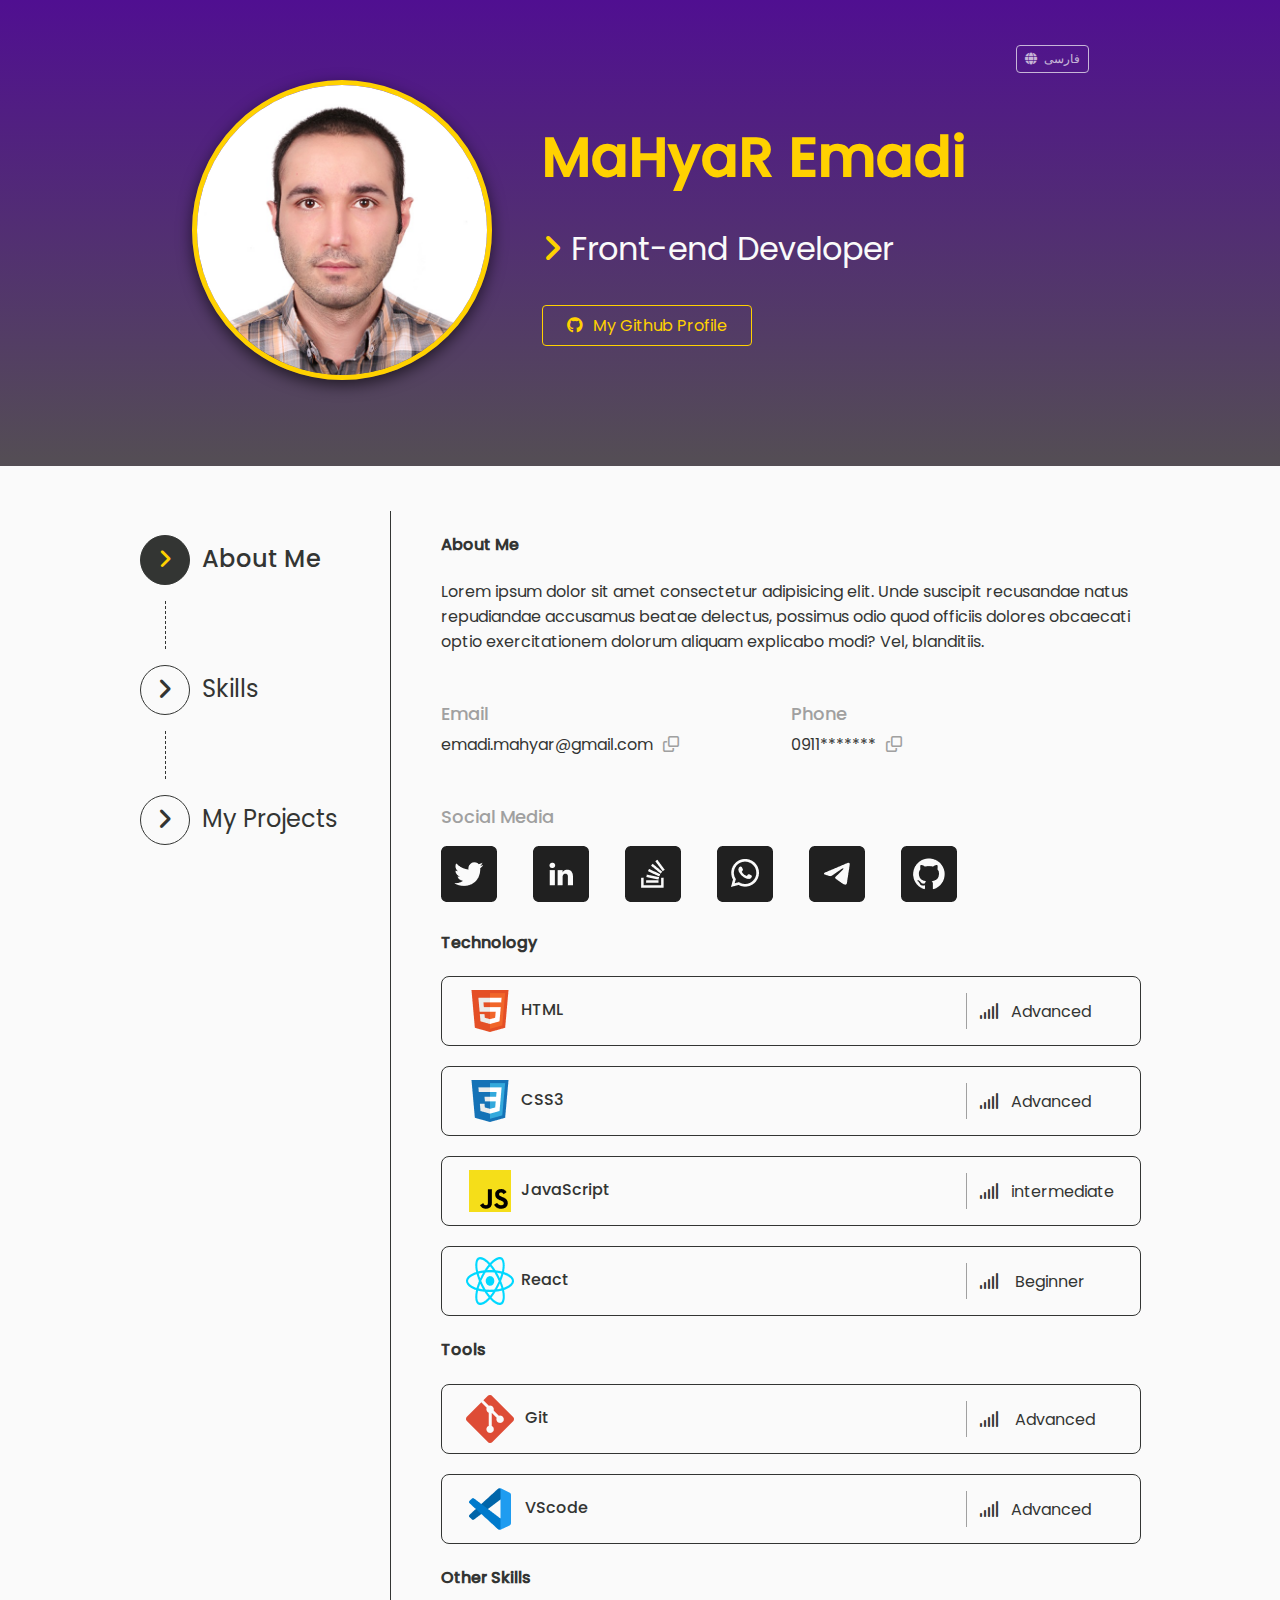
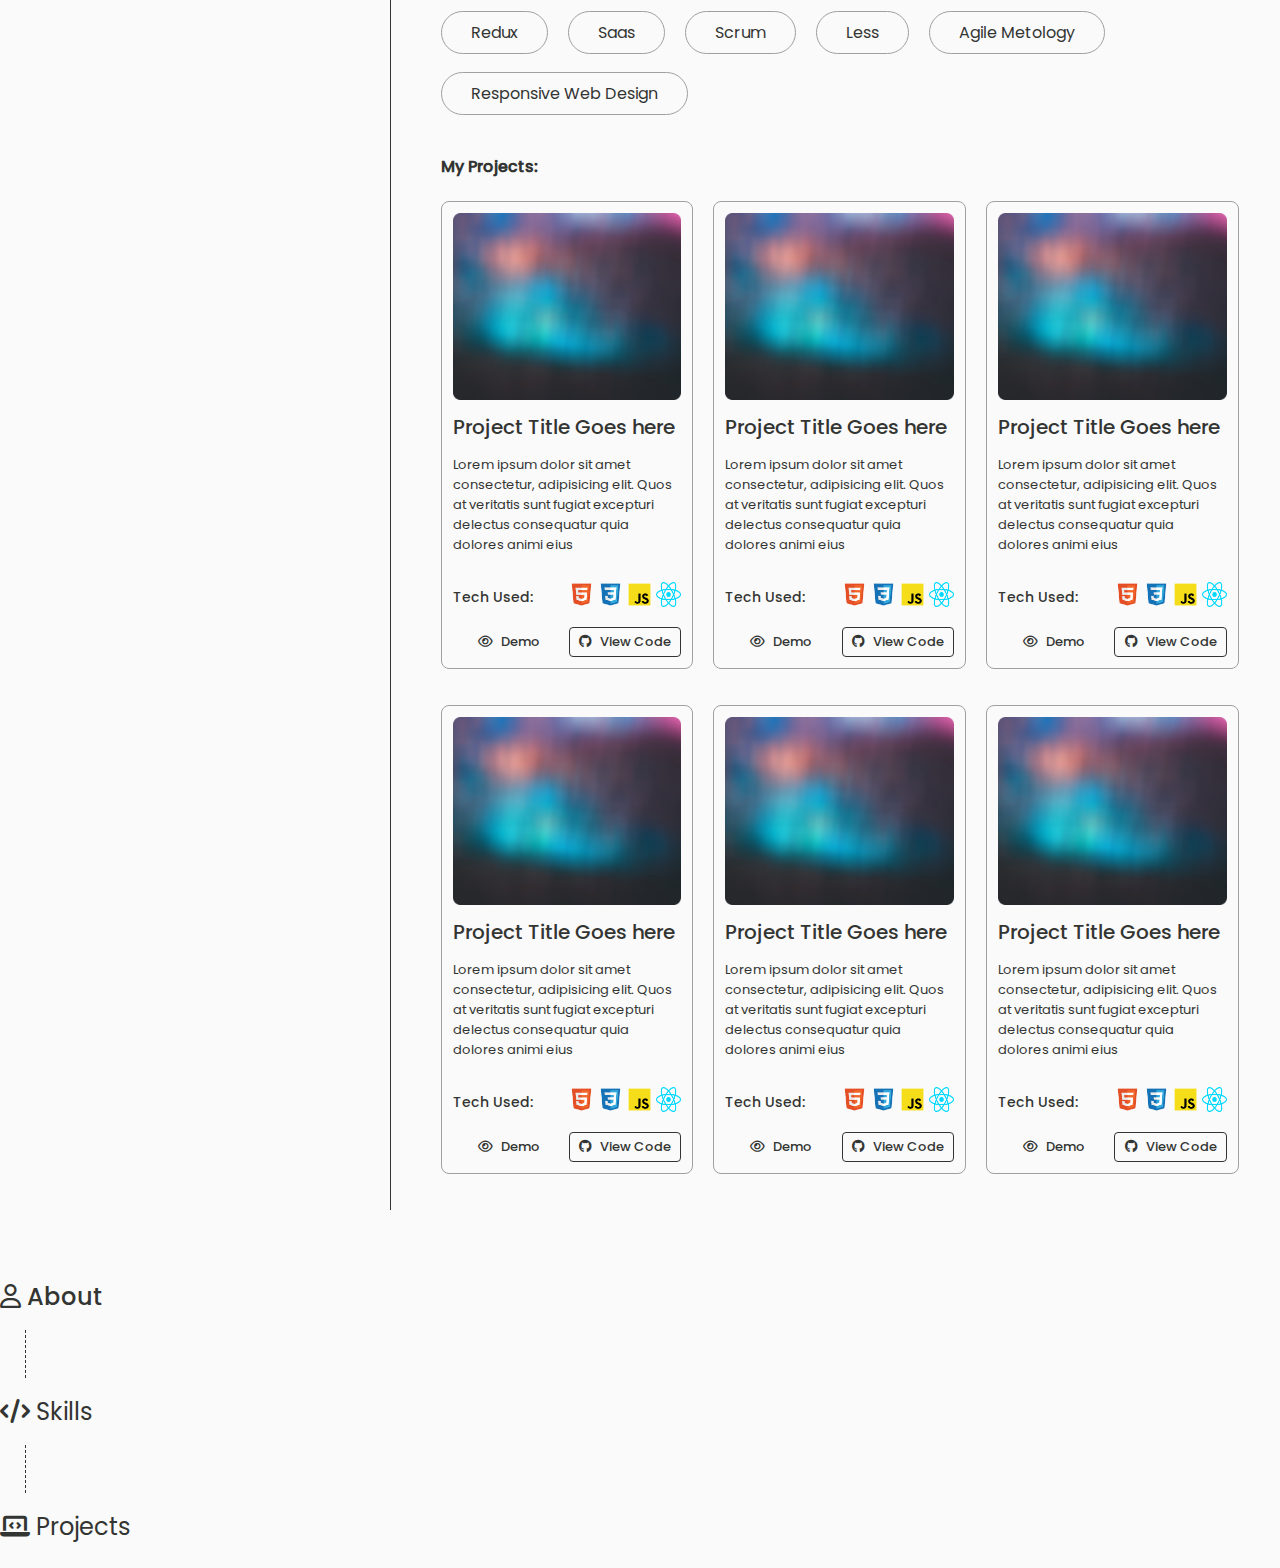
<file: index.html>
<!-- @format -->

<!DOCTYPE html>
<html lang="en">
	<head>
		<meta charset="UTF-8" />
		<meta name="viewport" content="width=device-width, initial-scale=1.0" />
		<link rel="shortcut icon" href="favicon.ico" type="image/x-icon" />
		<link rel="stylesheet" href="assets/css/style.css" />
		<link rel="stylesheet" href="assets/css/responsive.css" />
		<link rel="stylesheet" href="assets/css/all.min.css" />
		<title>MaHyaR Emadi</title>
	</head>
	<body>
		<!-- Header -->
		<header class="header">
			<a href="miniProjectsPreview.html" target="_self">
			<img src="assets/Mahyar Emadi.jpg" alt="MaHyaR Emadi" /></a>
			<div class="title">
				<h1>MaHyaR Emadi</h1>
				<h2 class="position">
					<i class="fa-solid fa-angle-right"></i> Front-end Developer
				</h2>
				<a
					href="https://github.com/MaHyaR-Emadi"
					target="blank"
					class="button"
					><i class="fa-brands fa-github"></i> My Github Profile</a
				>
			</div>
			<a href="fa.html" target="_parent" class="lang"
				><i class="fa-solid fa-globe"></i> فارسی</a
			>
		</header>

		<div class="container">
			<!-- NavBar -->
			<nav>
				<ul>
					<li class="active">
						<span class="marker">
							<i class="fa-solid fa-angle-right"></i></span
						>About Me
					</li>
					<li>
						<span class="marker">
							<i class="fa-solid fa-angle-right"></i></span
						>Skills
					</li>
					<li>
						<span class="marker">
							<i class="fa-solid fa-angle-right"></i></span
						>My Projects
					</li>
				</ul>
			</nav>
			<div class="sections">
				<!-- About Me -->
				<section>
					<h4 id="about-me">About Me</h4>
					
					<p class="description paragraph">
						Lorem ipsum dolor sit amet consectetur adipisicing elit. Unde
						suscipit recusandae natus repudiandae accusamus beatae
						delectus, possimus odio quod officiis dolores obcaecati optio
						exercitationem dolorum aliquam explicabo modi? Vel,
						blanditiis.
					</p>

					<div class="contact">
						<div>
							<h5>Email</h5>
							<p>
								emadi.mahyar@gmail.com<i
									class="fa-regular fa-clone"
								></i>
							</p>
						</div>
						<div>
							<h5>Phone</h5>
							<p>0911*******<i class="fa-regular fa-clone"></i></p>
						</div>
					</div>

					<h5>Social Media</h5>
					<ul class="socials">
						<li>
							<a href="#" target="_blank">
								<span class="twitter"></span>
							</a>
						</li>
						<li>
							<a href="#" target="_blank">
								<span class="linkedin"></span>
							</a>
						</li>
						<li>
							<a href="#" target="_blank">
								<span class="stackoverflow"></span>
							</a>
						</li>
						<li>
							<a href="#" target="_blank">
								<span class="whatsapp"></span>
							</a>
						</li>
						<li>
							<a href="#" target="_blank">
								<span class="telegram"></span>
							</a>
						</li>
						<li>
							<a href="#" target="_blank">
								<span class="github"></span>
							</a>
						</li>
					</ul>
				</section>

				<!-- Skills -->
				<section>
					<h4>Technology</h4>
					<ul class="Skills">
						<li>
							<span class="title"
								><img src="assets/Icons/Social/html.png" />HTML</span
							><span class="tech"
								><i class="fa-solid fa-signal"></i>Advanced</span
							>
						</li>
						<li>
							<span class="title"
								><img src="assets/Icons/Social/css.png" />CSS3</span
							><span class="tech"
								><i class="fa-solid fa-signal"></i>Advanced</span
							>
						</li>
						<li>
							<span class="title"
								><img
									src="assets/Icons/Social/js.png"
								/>JavaScript</span
							><span class="tech">
								<i class="fa-solid fa-signal"></i>intermediate
							</span>
						</li>
						<li>
							<span class="title"
								><img src="assets/Icons/Social/react.png" />React</span
							><span class="tech"
								><i class="fa-solid fa-signal"></i> Beginner</span
							>
						</li>
					</ul>

					<h4>Tools</h4>
					<ul class="Skills">
						<li>
							<span class="title"
								><img src="assets/Icons/Social/git.png" /> Git</span
							><span class="tech"
								><i class="fa-solid fa-signal"></i> Advanced
							</span>
						</li>
						<li>
							<span class="title"
								><img src="assets/Icons/Social/vscode.png" />
								VScode</span
							>
							<span class="tech"
								><i class="fa-solid fa-signal"></i>Advanced</span
							>
						</li>
					</ul>

					<h4>Other Skills</h4>
					<ul class="other-skills">
						<li>Redux</li>
						<li>Saas</li>
						<li>Scrum</li>
						<li>Less</li>
						<li>Agile Metology</li>
						<li>Responsive Web Design</li>
					</ul>
				</section>

				<!-- My Project -->
				<section class="width-section">

					<h4>My Projects:</h4>
					<div class="projects">

						<div class="project">
							<img
								src="assets/Icons/Social/placeholder (1).png"
								alt="placeholder"
							/>
							<h6 class="title">Project Title Goes here</h6>
							<p class="description">
								Lorem ipsum dolor sit amet consectetur, adipisicing
								elit. Quos at veritatis sunt fugiat excepturi delectus
								consequatur quia dolores animi eius
							</p>
							<div class="tech">
								Tech Used:
								<ul>
									<li>
										<img
											src="assets/Icons/Social/html.png"
											alt="html"
										/>
									</li>
									<li>
										<img
											src="assets/Icons/Social/css.png"
											alt="css"
										/>
									</li>
									<li>
										<img
											src="assets/Icons/Social/js.png"
											alt="JavaScript"
										/>
									</li>
									<li>
										<img
											src="assets/Icons/Social/react.png"
											alt="React"
										/>
									</li>
								</ul>
							</div>
							<div class="buttons">
								<a href="#" class="box-button"
									><i class="fa-regular fa-eye"></i> Demo</a
								>
								<a href="#" class="box-button"
									><i class="fa-brands fa-github"></i> View Code</a
								>
							</div>
						</div>

						<div class="project">
							<img
								src="assets/Icons/Social/placeholder (1).png"
								alt="placeholder"
							/>
							<h6 class="title">Project Title Goes here</h6>
							<p class="description">
								Lorem ipsum dolor sit amet consectetur, adipisicing
								elit. Quos at veritatis sunt fugiat excepturi delectus
								consequatur quia dolores animi eius
							</p>
							<div class="tech">
								Tech Used:
								<ul>
									<li>
										<img
											src="assets/Icons/Social/html.png"
											alt="html"
										/>
									</li>
									<li>
										<img
											src="assets/Icons/Social/css.png"
											alt="css"
										/>
									</li>
									<li>
										<img
											src="assets/Icons/Social/js.png"
											alt="JavaScript"
										/>
									</li>
									<li>
										<img
											src="assets/Icons/Social/react.png"
											alt="React"
										/>
									</li>
								</ul>
							</div>
							<div class="buttons">
								<a href="#" class="box-button"
									><i class="fa-regular fa-eye"></i> Demo</a
								>
								<a href="#" class="box-button"
									><i class="fa-brands fa-github"></i> View Code</a
								>
							</div>
						</div>

						<div class="project">
							<img
								src="assets/Icons/Social/placeholder (1).png"
								alt="placeholder"
							/>
							<h6 class="title">Project Title Goes here</h6>
							<p class="description">
								Lorem ipsum dolor sit amet consectetur, adipisicing
								elit. Quos at veritatis sunt fugiat excepturi delectus
								consequatur quia dolores animi eius
							</p>
							<div class="tech">
								Tech Used:
								<ul>
									<li>
										<img
											src="assets/Icons/Social/html.png"
											alt="html"
										/>
									</li>
									<li>
										<img
											src="assets/Icons/Social/css.png"
											alt="css"
										/>
									</li>
									<li>
										<img
											src="assets/Icons/Social/js.png"
											alt="JavaScript"
										/>
									</li>
									<li>
										<img
											src="assets/Icons/Social/react.png"
											alt="React"
										/>
									</li>
								</ul>
							</div>
							<div class="buttons">
								<a href="#" class="box-button"
									><i class="fa-regular fa-eye"></i> Demo</a
								>
								<a href="#" class="box-button"
									><i class="fa-brands fa-github"></i> View Code</a
								>
							</div>
						</div>

						<div class="project">
							<img
								src="assets/Icons/Social/placeholder (1).png"
								alt="placeholder"
							/>
							<h6 class="title">Project Title Goes here</h6>
							<p class="description">
								Lorem ipsum dolor sit amet consectetur, adipisicing
								elit. Quos at veritatis sunt fugiat excepturi delectus
								consequatur quia dolores animi eius
							</p>
							<div class="tech">
								Tech Used:
								<ul>
									<li>
										<img
											src="assets/Icons/Social/html.png"
											alt="html"
										/>
									</li>
									<li>
										<img
											src="assets/Icons/Social/css.png"
											alt="css"
										/>
									</li>
									<li>
										<img
											src="assets/Icons/Social/js.png"
											alt="JavaScript"
										/>
									</li>
									<li>
										<img
											src="assets/Icons/Social/react.png"
											alt="React"
										/>
									</li>
								</ul>
							</div>
							<div class="buttons">
								<a href="#" class="box-button"
									><i class="fa-regular fa-eye"></i> Demo</a
								>
								<a href="#" class="box-button"
									><i class="fa-brands fa-github"></i> View Code</a
								>
							</div>
						</div>

						<div class="project">
							<img
								src="assets/Icons/Social/placeholder (1).png"
								alt="placeholder"
							/>
							<h6 class="title">Project Title Goes here</h6>
							<p class="description">
								Lorem ipsum dolor sit amet consectetur, adipisicing
								elit. Quos at veritatis sunt fugiat excepturi delectus
								consequatur quia dolores animi eius
							</p>
							<div class="tech">
								Tech Used:
								<ul>
									<li>
										<img
											src="assets/Icons/Social/html.png"
											alt="html"
										/>
									</li>
									<li>
										<img
											src="assets/Icons/Social/css.png"
											alt="css"
										/>
									</li>
									<li>
										<img
											src="assets/Icons/Social/js.png"
											alt="JavaScript"
										/>
									</li>
									<li>
										<img
											src="assets/Icons/Social/react.png"
											alt="React"
										/>
									</li>
								</ul>
							</div>
							<div class="buttons">
								<a href="#" class="box-button"
									><i class="fa-regular fa-eye"></i> Demo</a
								>
								<a href="#" class="box-button"
									><i class="fa-brands fa-github"></i> View Code</a
								>
							</div>
						</div>

						<div class="project">
							<img
								src="assets/Icons/Social/placeholder (1).png"
								alt="placeholder"
							/>
							<h6 class="title">Project Title Goes here</h6>
							<p class="description">
								Lorem ipsum dolor sit amet consectetur, adipisicing
								elit. Quos at veritatis sunt fugiat excepturi delectus
								consequatur quia dolores animi eius
							</p>
							<div class="tech">
								Tech Used:
								<ul>
									<li>
										<img
											src="assets/Icons/Social/html.png"
											alt="html"
										/>
									</li>
									<li>
										<img
											src="assets/Icons/Social/css.png"
											alt="css"
										/>
									</li>
									<li>
										<img
											src="assets/Icons/Social/js.png"
											alt="JavaScript"
										/>
									</li>
									<li>
										<img
											src="assets/Icons/Social/react.png"
											alt="React"
										/>
									</li>
								</ul>
							</div>
							<div class="buttons">
								<a href="#" class="box-button"
									><i class="fa-regular fa-eye"></i> Demo</a
								>
								<a href="#" class="box-button"
									><i class="fa-brands fa-github"></i> View Code</a
								>
							</div>
						</div>

					</div>

				</section>

			</div>
		</div>

		<nav class="mobile-nav">
			<ul>
				<li class="active">
					<i class="fa-regular fa-user"></i>
						About
				</li>

				<li>
					<i class="fa-solid fa-code"></i>
						Skills
				</li>

				<li>
					<i class="fa-solid fa-laptop-code"></i>
						Projects
				</li>

			</ul>
		</nav >

		
	</body>
</html>
</file>
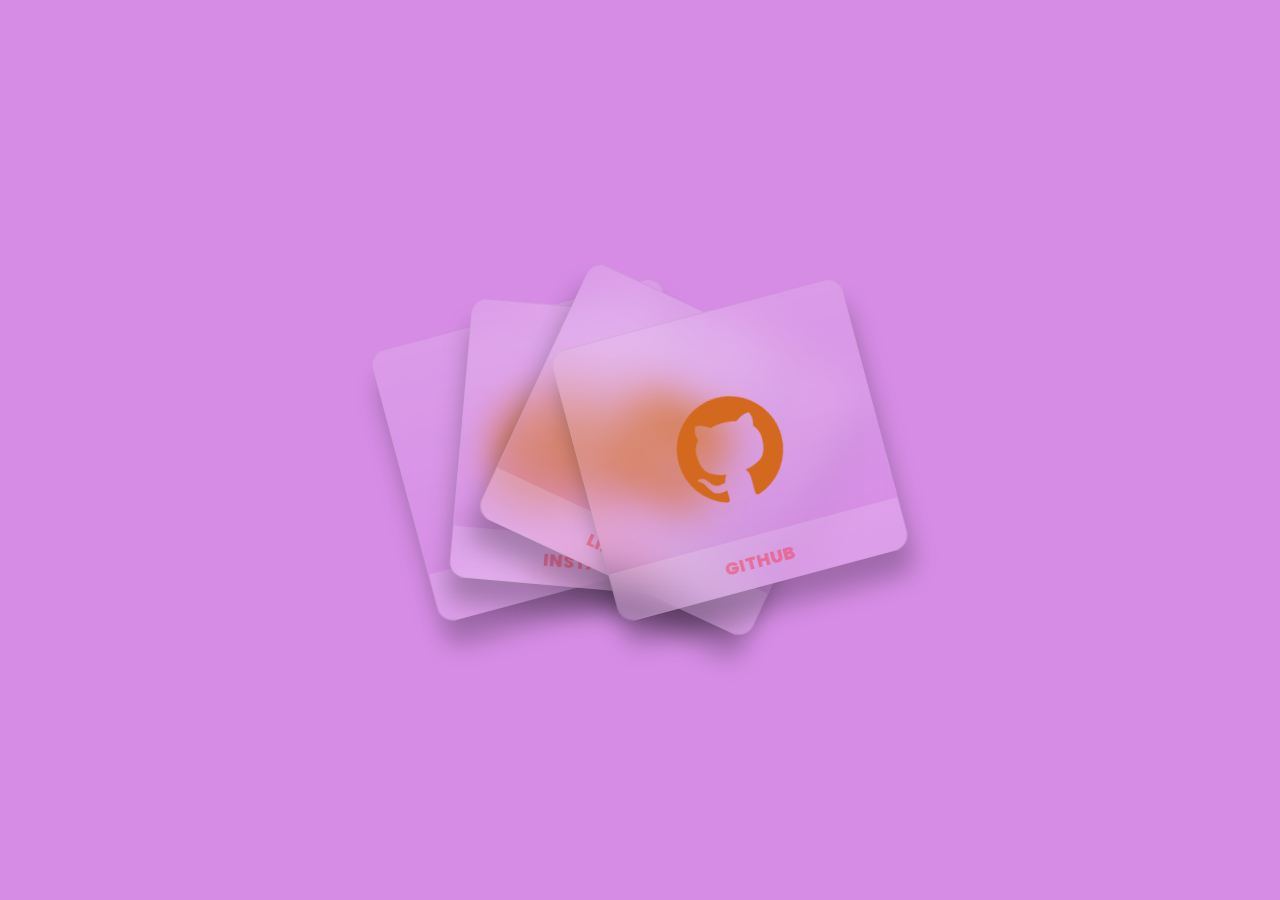
<file: Animated Glassmorphism Cards using HTML & CSS/index.html>
<!DOCTYPE html>
<html lang="en">
<head>
    <meta charset="UTF-8">
    <meta name="viewport" content="width=device-width, initial-scale=1.0">
    <title>Animated Glassmorphism Cards</title>
    <link rel="stylesheet" href="asset/css/style.css">
    <!-- boxicons -->
    <link href='https://unpkg.com/boxicons@2.1.4/css/boxicons.min.css' rel='stylesheet'>
</head>
<body>

    <div class="container">

        <div class="glass" style="--r:-15;" data-text="facebook"><i class='bx bxl-facebook-circle'></i></div>

        <div class="glass" style="--r:5;" data-text="instagram"><i class='bx bxl-instagram' ></i></div>

        <div class="glass" style="--r:25;" data-text="linkdin"><i class='bx bxl-linkedin-square' ></i></div>

        <div class="glass" style="--r:-15;" data-text="github"><i class='bx bxl-github' ></i></div>

    </div>

</body>
</html>
</file>
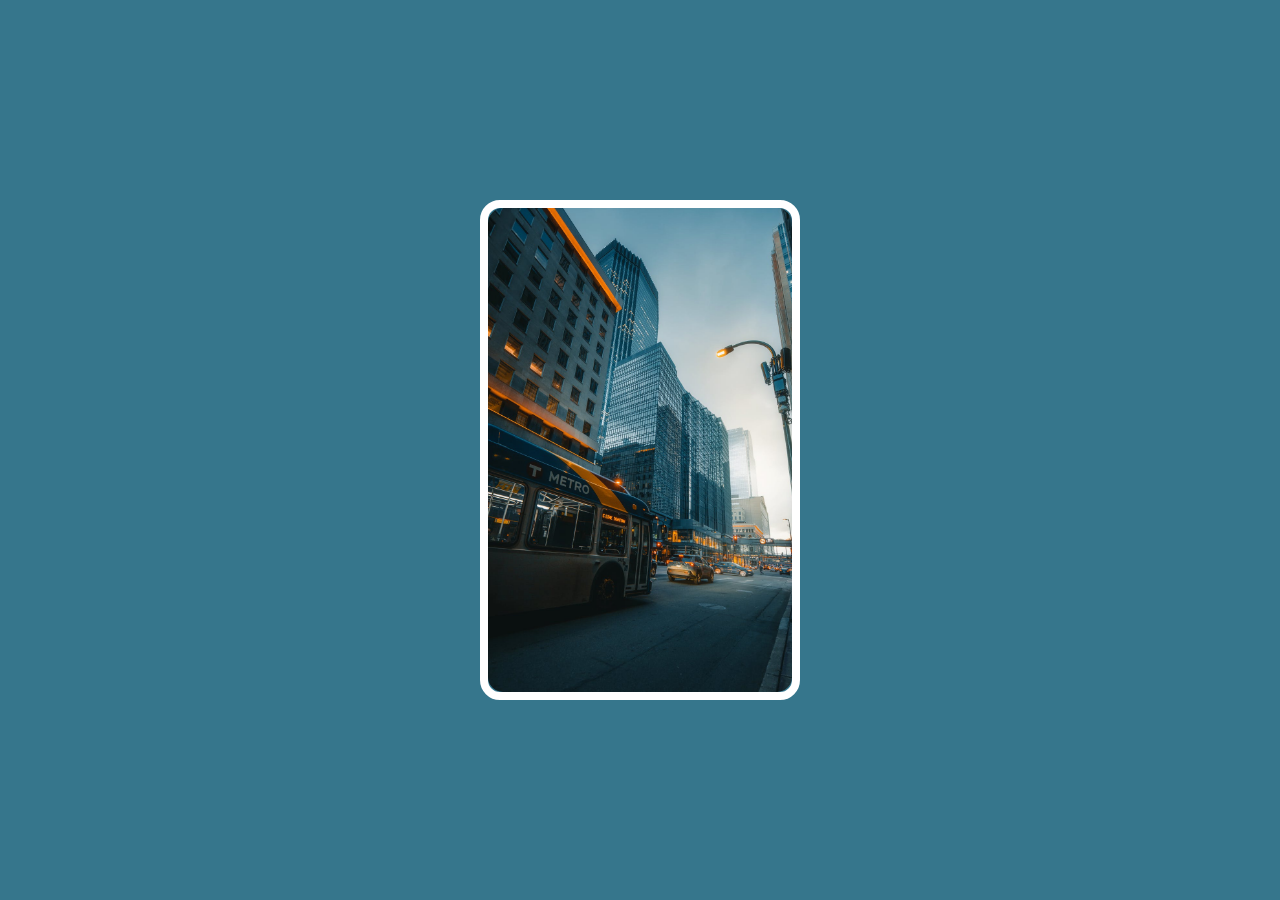
<file: Card hover effects with ease/index.html>
<!DOCTYPE html>
<html lang="en">
<head>
    <meta charset="UTF-8">
    <meta name="viewport" content="width=device-width, initial-scale=1.0">
    <title>Card Hover Effect with ease</title>
    <link rel="stylesheet" href="../Card hover effects with ease/asset/style.css">

    <link rel="preconnect" href="https://fonts.googleapis.com">
<link rel="preconnect" href="https://fonts.gstatic.com" crossorigin>
<link href="https://fonts.googleapis.com/css2?family=Roboto:wght@300;400;500&display=swap" rel="stylesheet">

</head>
<body>

    <div class="card">
        <img src="asset/img/img.jpg" alt="" class="card-img">

        <div class="card-body">
            <h1 class="card-title">NYC</h1>
            <p class="card-sub-title">new your city</p>
            <p class="card-info">Lorem ipsum dolor, sit amet consectetur adipisicing elit. Dolore impedit nostrum nobis maiores quisquam dicta corrupti doloribus? Consequuntur magni neque atque repudiandae cumque tempora eaque.</p>
            <button class="card-btn">Book Tour</button>
        </div>
    </div>
</body>
</html>
</file>
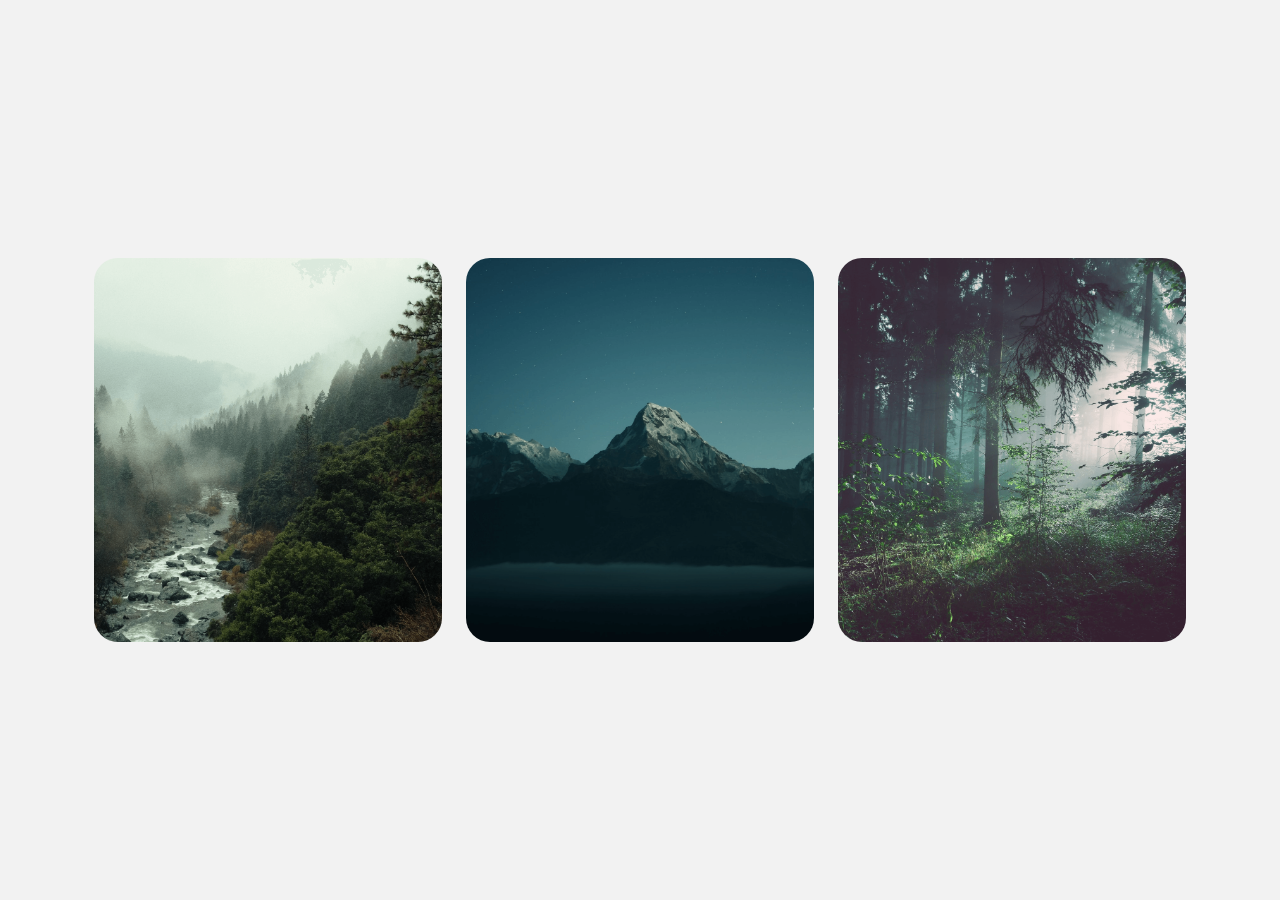
<file: CSS Card Hover Effects-HTML & CSS/index.html>
<!DOCTYPE html>
<html lang="en">
<head>
    <meta charset="UTF-8">
    <meta name="viewport" content="width=device-width, initial-scale=1.0">
    <title>CSS Card Hover Effects | HTML & CSS </title>
    <link rel="stylesheet" href="../CSS Card Hover Effects-HTML & CSS/asset/style.css">
</head>
<body>
        <div class="container">

            <div class="card__container">

                <article class="card__article">

                    <img src="asset/img/landscape-1.png" alt="image1" class="card__img">

                    <div class="card__data">
                        <span class="card__description">Vancouver Mountains, Canada</span>
                        <h2 class="card__title">The Great Path</h2>
                        <a href="#" class="card__button">Read More</a>
                    </div>

                </article>
                

                <article class="card__article">

                    <img src="asset/img/landscape-2.png" alt="image1" class="card__img">

                    <div class="card__data">
                        <span class="card__description">Poon Hill, Nepal</span>
                        <h2 class="card__title">Starry Night</h2>
                        <a href="#" class="card__button">Read More</a>
                    </div>

                </article>

                <article class="card__article">

                    <img src="asset/img/landscape-3.png" alt="image1" class="card__img">

                    <div class="card__data">
                        <span class="card__description">Bojcin Forest, Serbia</span>
                        <h2 class="card__title">Path of Peace</h2>
                        <a href="#" class="card__button">Read More</a>
                    </div>

                </article>

            </div>

        </div>
</body>
</html>
</file>
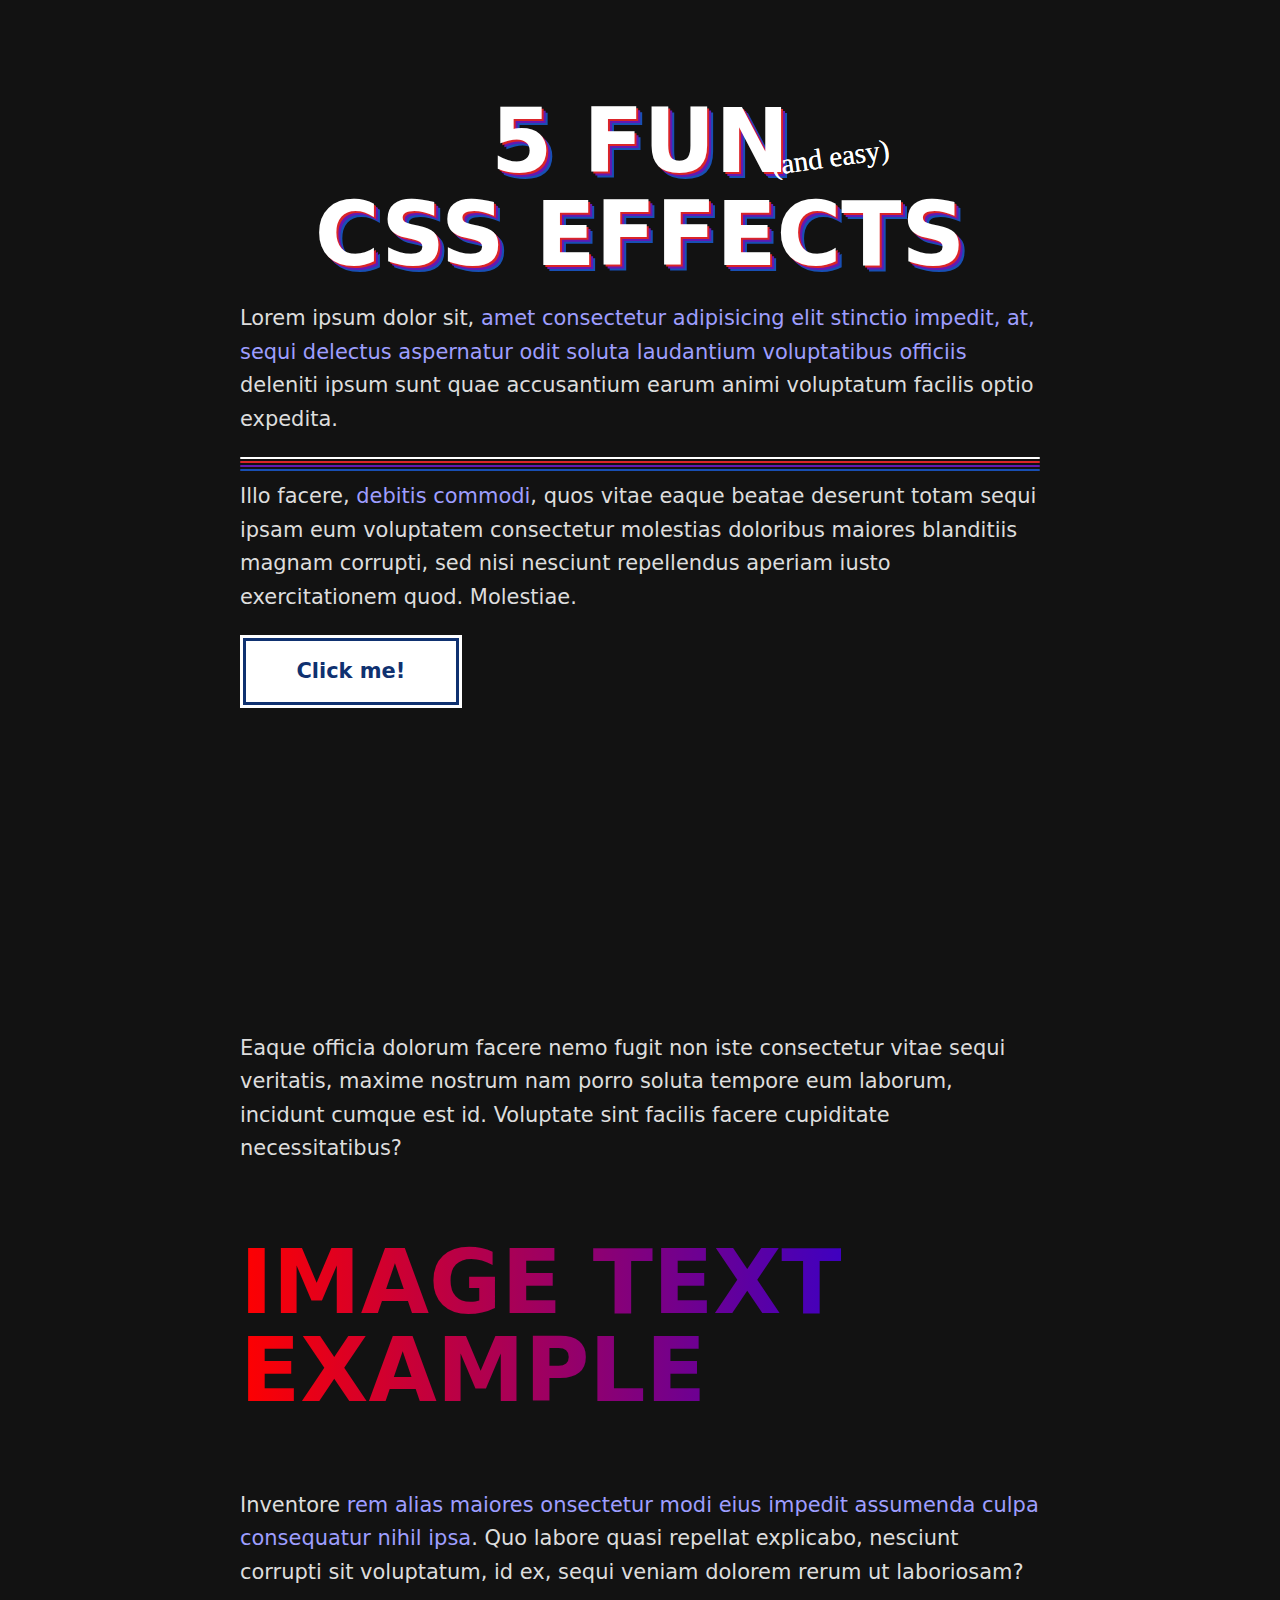
<file: fun css effect/index.html>
<!DOCTYPE html>
<html lang="en">
<head>
    <meta charset="UTF-8">
    <meta name="viewport" content="width=device-width, initial-scale=1.0">
    <title>fun css effects</title>
    <link rel="stylesheet" href="assets/css/style.css">
</head>
<body>
    <div class="wrapper">
        <!-- Created By Kevin Powell -->
        <!-- https://www.youtube.com/watch?v=pbD55DJgOlw  -->
        <div class="page-title">5 <span>fun <span>(and easy)</span></span><br> CSS effects</div>

        <p>Lorem ipsum dolor sit, <a class='fancy-link-1' href="#">amet consectetur adipisicing elit stinctio impedit, at, sequi delectus aspernatur odit soluta laudantium voluptatibus officiis</a> deleniti ipsum sunt quae accusantium earum animi voluptatum facilis optio expedita.</p>
        <hr>
        <p>Illo facere, <a href="#" class='fancy-link-1'>debitis commodi</a>, quos vitae eaque beatae deserunt totam sequi ipsam eum voluptatem consectetur molestias doloribus maiores blanditiis magnam corrupti, sed nisi nesciunt repellendus aperiam iusto exercitationem quod. Molestiae.</p>
        <button class='btn'>Click me!</button>
        <h2 class="image-text">Image text example</h2>
        <p>Eaque officia dolorum facere nemo fugit non iste consectetur vitae sequi veritatis, maxime nostrum nam porro soluta tempore eum laborum, incidunt cumque est id. Voluptate sint facilis facere cupiditate necessitatibus?</p>
        <h2 class="gradient-text">Image text example</h2>
        <p>Inventore <a href="#" class="fancy-link-2">rem alias maiores onsectetur modi eius impedit assumenda culpa consequatur nihil ipsa</a>. Quo labore quasi repellat explicabo, nesciunt corrupti sit voluptatum, id ex, sequi veniam dolorem rerum ut laboriosam?</p>
    </div>
</body>
</html>
</file>
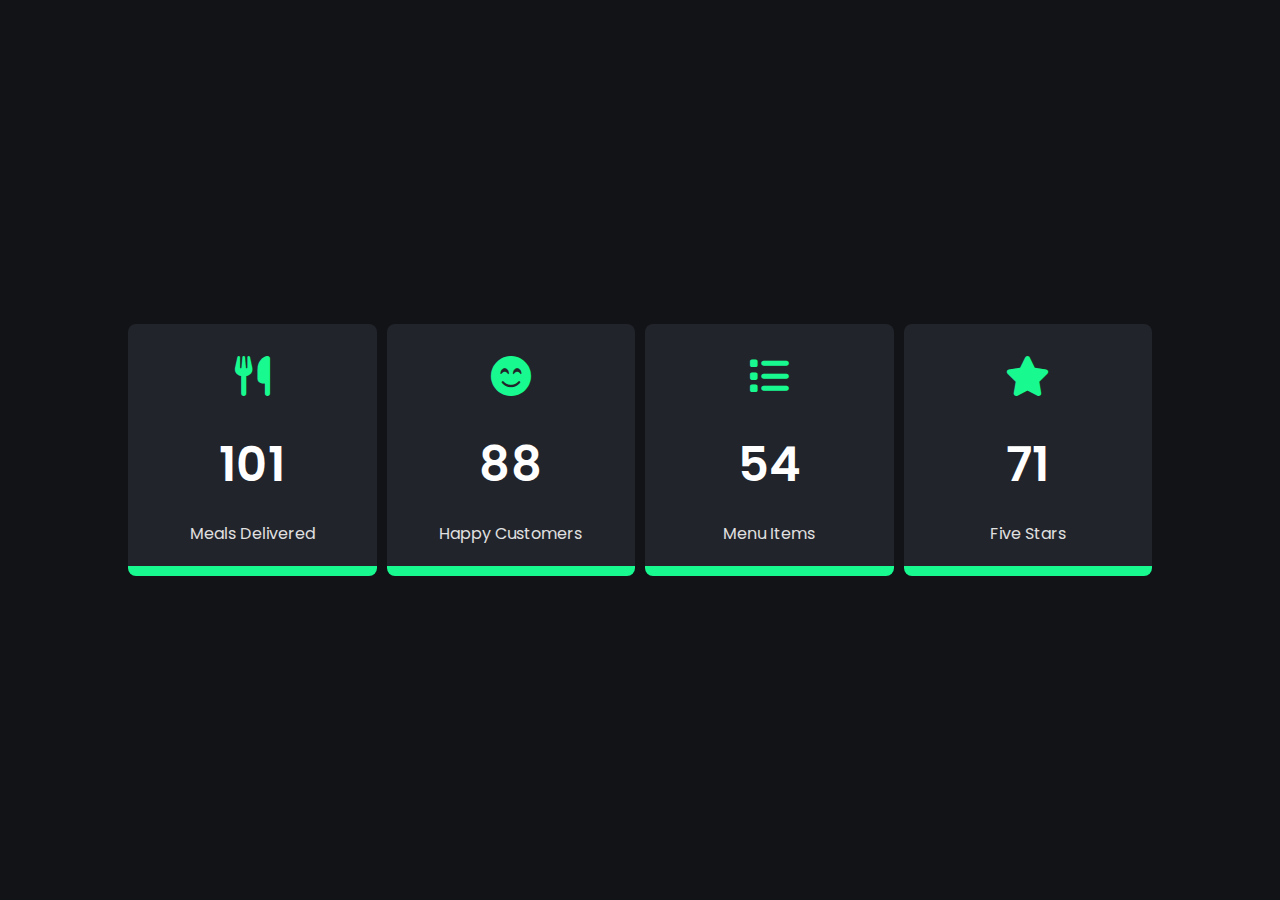
<file: Number-Counting-Animation/index.html>
<!DOCTYPE html>
<html lang="en">
   <head>
      <meta charset="UTF-8" />
      <meta name="viewport" content="width=device-width, initial-scale=1.0" />
      <title>Number Counting Animation</title>
      <meta name="title" content="Number Counting Animation" />
      <meta
         name="description"
         content="Create a responsive count up animation using HTML, CSS and JS."
      />

      <link rel="stylesheet" href="../Number-Counting-Animation/assets/css/all.min.css" />
      <link rel="stylesheet" href="../Number-Counting-Animation/assets/css/style.css" />

   
   
      
   </head>
   <body>
      <div class="wrapper">
         <div class="container">
            <i class="fa-solid fa-utensils"></i>

            <span class="num" data-val="400">000</span>
            <span class="text">Meals Delivered</span>
         </div>

         <div class="container">
            <i class="fa-solid fa-smile-beam"></i>
            <span class="num" data-val="340">000</span>
            <span class="text">Happy Customers</span>
         </div>

         <div class="container">
            <i class="fa-solid fa-list"></i>
            <span class="num" data-val="225">000</span>
            <span class="text">Menu Items</span>
         </div>

         <div class="container">
            <i class="fa-solid fa-star"></i>
            <span class="num" data-val="280">000</span>
            <span class="text">Five Stars</span>
         </div>
      </div>

      <script src="assets/js/script.js"></script>
   </body>
</html>
</file>
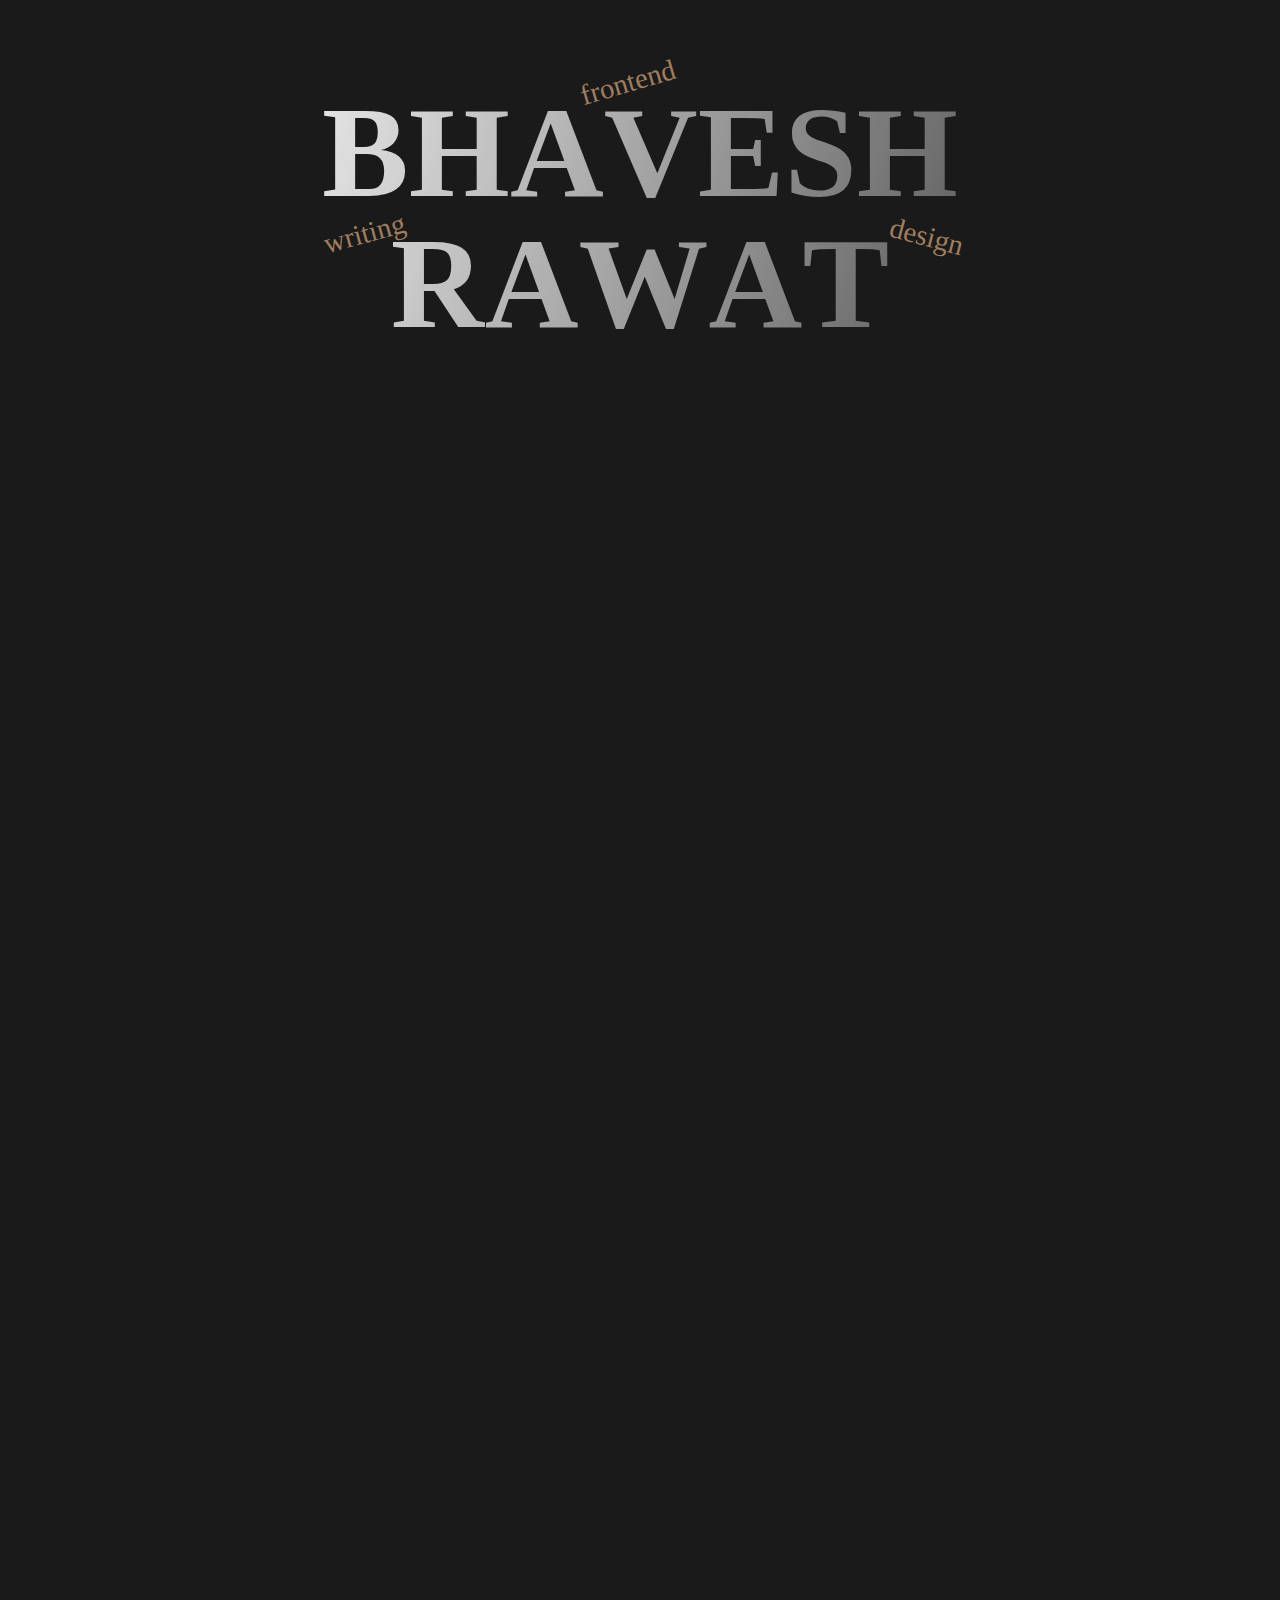
<file: Resizing Text with Viewport/index.html>
<!DOCTYPE html>
<html lang="en">
<head>
    <meta charset="UTF-8">
    <meta name="viewport" content="width=device-width, initial-scale=1.0">
    <title>Resizing Text with Viewport</title>
    <link rel="stylesheet" href="assets/css/style.css">
</head>
<body>
    <h1 class="name"><span class="letter letter-1">B</span><span class="letter letter-2">h</span><span class="letter letter-3">a</span><span class="letter letter-4">v</span><span class="letter letter-5">e</span><span class="letter letter-6">s</span><span class="letter letter-7">h</span><br><span class="letter letter-8">R</span><span class="letter letter-9">a</span><span class="letter letter-10">w</span><span class="letter letter-11">a</span><span class="letter letter-12">t</span></h1>
</body>
</html>
</file>
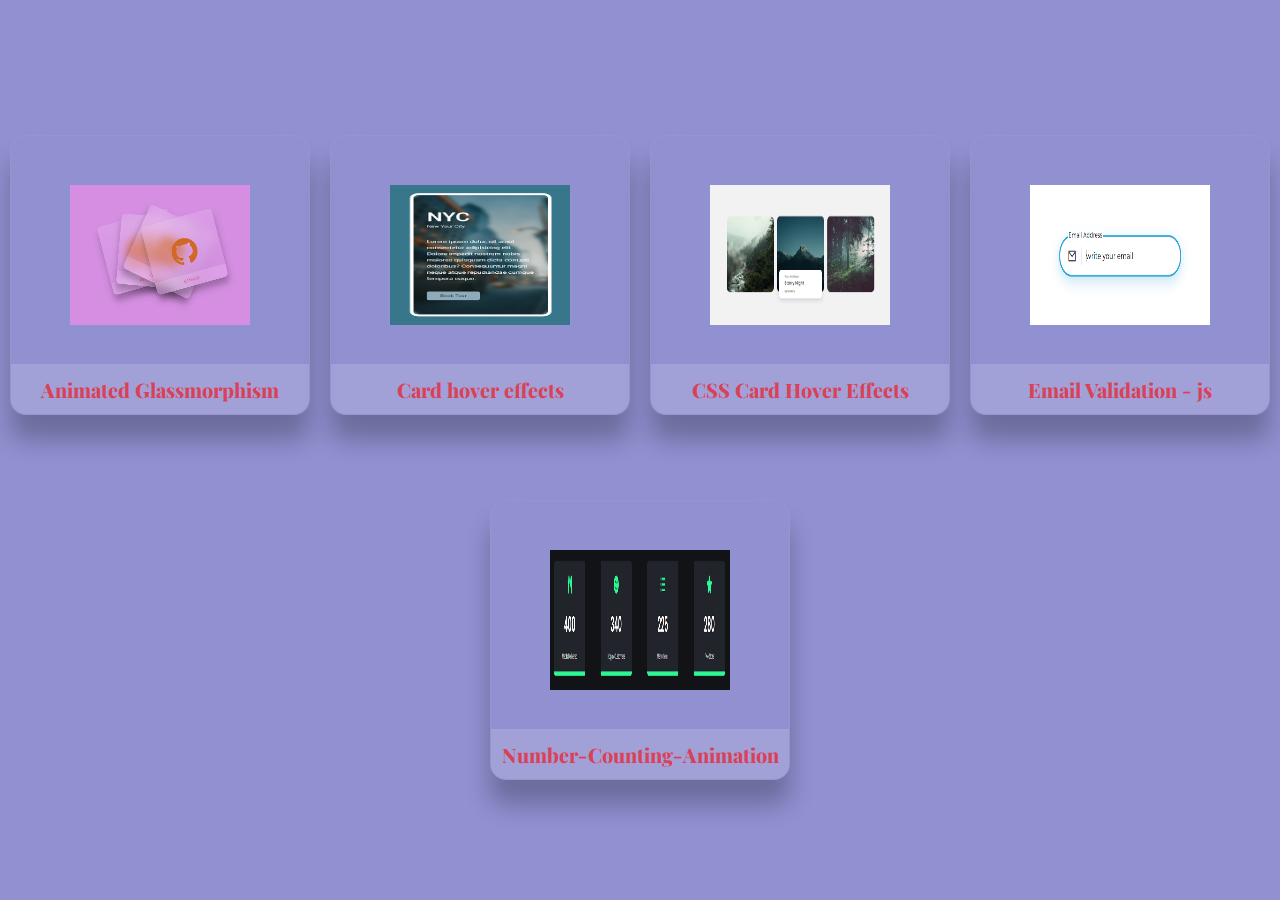
<file: miniProjectsPreview.html>
<!DOCTYPE html>
<html lang="en">
   <head>
      <meta charset="UTF-8" />
      <meta name="viewport" content="width=device-width, initial-scale=1.0" />
      <meta
         name="description"
         content="here you can see many mini projects for learning (HTML,CSS,JAVASCRIPT)"
      />
      <title>miniProjectsPreview</title>
      <link rel="stylesheet" href="assets/css/styleofminiprojects.css" />
   </head>
   <body>
      <div class="container">

         <a href="Animated Glassmorphism Cards using HTML & CSS/index.html"><div class="card" data-text = "Animated Glassmorphism"><img src="assets/Icons/Social/animated glassmorphism cards .png" width="180" height="140" alt=""></div></a>

         <a href="Card hover effects with ease/index.html"><div class="card" data-text = "Card hover effects"><img src="assets/Icons/Social/card hover effect with ease active.png" width="180" height="140" alt=""></div></a>

         <a href="CSS Card Hover Effects-HTML & CSS/index.html"><div class="card" data-text = "CSS Card Hover Effects"><img src="assets/Icons/Social/css card hover effect active.png" width="180" height="140" alt=""></div></a>

         <a href="Email Validation - js/index.html"><div class="card" data-text = "Email Validation - js"><img src="assets/Icons/Social/email validation focus.png" width="180" height="140" alt=""></div></a>

         <a href="Number-Counting-Animation/index.html"><div class="card" data-text = "Number-Counting-Animation"><img src="assets/Icons/Social/Number Counting Animation.png" width="180" height="140" alt=""></div></a>

      </div>
   </body>
</html>
</file>
<file: assets/css/style.css>
/* Globally */

@font-face {
  font-family: "Poppins";
  src: url("/assets/Fonts/WOFF/Poppins-Light.woff") format("woff"),
    url("/assets/Fonts/TTF/Poppins-Light.ttf") format("ttf");
  font-weight: 300;
}

@font-face {
  font-family: "Poppins";
  src: url("/assets/Fonts/WOFF/Poppins-Regular.woff") format("woff"),
    url("/assets/Fonts/TTF/Poppins-Regular.ttf") format("ttf");
  font-weight: 400;
}

@font-face {
  font-family: "Poppins";
  src: url("/assets/Fonts/WOFF/Poppins-Medium.woff") format("woff"),
    url("/assets/Fonts/TTF/Poppins-Medium.ttf") format("ttf");
  font-weight: 500;
}

* {
  font-family: "Poppins", sans-serif;
  transition: all 0.2s;
}

body {
  background-color: #fafafa;
  margin: 0px;
  color: #333533;
  overflow-x: clip ;
  
}

a {
  text-decoration: none;
}

h2 {
  font-weight: 400;
}

h6 {
  margin: 0;
}

ul {
  list-style: none;
  padding: 0px;
}

h5 {
  margin-bottom: 5px;
  color: #a0a0a0;
  font-weight: 500;
  font-size: 18px;
}

/* Container */

.header,
.container {
  display: flex;
  justify-content: center;
  padding: 45px 0px;
  /* need to be fix */
}

/* Header */

.header {
  background-color: #333533;
  height: 376px;
  align-items: center;
  background: linear-gradient(
    180deg,
    rgb(80, 15, 145) 0%,
    rgb(84, 78, 84) 100%
  );
}

.header .title {
  margin: 0px 50px;
  /* transition: all 0.7s ease-in-out; */
}

@keyframes scaletitle {
  0% {
    font-size: 32px;
  }
}
@keyframes scaleposition {
  0% {
    font-size: 10px;
  }
}

.header .title h1 {
  font-size: 56px;
  margin: 0px;
  line-height: 1;
  animation: scaletitle 0.6s ease-in-out;
  /* transition: all 0.7s ease-in-out; */
}

.header .position {
  color: #fafafa;
  animation: scaleposition 0.6s ease-in-out;
  transition: all 0.7s ease-in-out;
  /* &:hover {
    color: #ffd100;
  } */
  font-size: 32px;
  margin: 40px 0px;
}

.header .position i {
  transition: none;
}

.header .position:hover {
  color: #ffd100;
}

@keyframes float {
  0% {
    box-shadow: 0 5px 15px 0px rgba(0, 0, 0, 0.6);
    transform: translatey(0px);
  }
  50% {
    box-shadow: 0 25px 15px 0px rgba(0, 0, 0, 0.2);
    transform: translatey(-20px);
  }
  100% {
    box-shadow: 0 5px 15px 0px rgba(0, 0, 0, 0.6);
    transform: translatey(0px);
  }
}

.header .position i,
.header .title h1,
.button,
.button i {
  color: #ffd100;
}

.button {
  border: 1px solid #ffd100;
  border-radius: 4px;
  padding: 8px 24px;
}

.button:hover,
.button:hover i {
  background-color: #ffd100;
  color: #333533;
}

.button i {
  margin-right: 6px;
}

.lang i {
  color: #fafafa;
}

.lang {
  color: #fafafa;
  border: 1px solid #fafafa;
  border-radius: 4px;
  padding: 4px 8px;
  font-size: 12px;
  opacity: 0.7;
  align-self: flex-start;
}

.lang:hover {
  opacity: 1;
}

.lang i {
  margin-right: 4px;
}

.header img {
  width: 290px;
  height: 290px;
  border: 5px #ffd100 solid;
  border-radius: 50%;
  box-shadow: 0 5px 15px 0px rgba(0, 0, 0, 0.6);
  transform: translatey(0px);
  animation: float 6s ease-in-out infinite;
}

/* Nav Bar */

nav {
  width: 250px;
  font-size: 24px;
}

nav ul li {
  cursor: pointer;
}

nav ul li .marker {
  width: 48px;
  height: 48px;
  line-height: 48px;
  border: 1px solid #333533;
  border-radius: 50%;
  display: inline-block;
  text-align: center;
  vertical-align: middle;
  margin-right: 12px;
}

nav ul li.active .marker,
nav ul li:hover .marker {
  background-color: #333533;
  color: #ffd100;
  font-size: 22px;
}

nav li.active {
  font-weight: 500;
}

nav ul li:not(:last-child)::after {
  content: "";
  display: block;
  height: 48px;
  border-left: 1px dashed #333533;
  margin: 16px 0px 16px 25px;
}

/* Section */

.sections {
  width: 700px;
  border-left: 1px solid #333533;
  padding-left: 50px;
}

.width-section {
  width: 880px;
}

.contact {
  display: flex;
}

.contact div {
  width: 50%;
}

.contact p {
  margin-top: 0;
}

.contact p i {
  margin-left: 10px;
  font-size: 16px;
  color: #a0a0a0;
  cursor: pointer;
}

.contact p i:hover {
  color: #333533;
}

.socials li {
  display: inline-block;
  margin-right: 32px;
}

.socials li a span {
  display: inline-block;
  width: 56px;
  height: 56px;
}

.socials li span.linkedin {
  background-image: url("../Icons/Social/linkedin.png");
}

.socials li:hover span.linkedin {
  background-image: url("../Icons/Social/linkedin-hover.png");
}

.socials li span.twitter {
  background-image: url("../Icons/Social/twitter.png");
}

.socials li:hover span.twitter {
  background-image: url("../Icons/Social/twitter-hover.png");
}

.socials li span.stackoverflow {
  background-image: url("../Icons/Social/stackoverflow.png");
}

.socials li:hover span.stackoverflow {
  background-image: url("../Icons/Social/stackoverflow-hover.png");
}

.socials li span.whatsapp {
  background-image: url("../Icons/Social/whatsapp.png");
}

.socials li:hover span.whatsapp {
  background-image: url("../Icons/Social/whatsapp-hover.png");
}

.socials li span.telegram {
  background-image: url("../Icons/Social/telegram.png");
}

.socials li:hover span.telegram {
  background-image: url("../Icons/Social/telegram-hover.png");
}

.socials li span.github {
  background-image: url("../Icons/Social/github.png");
}

.socials li:hover span.github {
  background-image: url("../Icons/Social/github-hover.png");
}

.Skills li {
  display: flex;
  justify-content: space-between;
  align-items: center;
  border: 1px solid #333533;
  border-radius: 8px;
  margin-bottom: 20px;
  padding: 10px 24px;
}

/* .Skills li span {
  display: flex;
  align-items: center;
} */

.Skills li img {
  vertical-align: middle;
  margin-right: 7px;
}

.Skills .title {
  font-weight: 500;
}

.Skills li i {
  padding: 10px 12px;
  border-left: 1px solid #a0a0a0;
}

.Skills .tech {
  width: 150px;
  height: 36px;
}

.other-skills li {
  border: 1px solid #a0a0a0;
  border-radius: 24px;
  display: inline-block;
  padding: 8px 29px;
  margin: 0px 16px 18px 0px;
}

.project {
  border: 1px solid #a0a0a0;
  border-radius: 8px;
  padding: 11px;
  width: 26%;
  display: flex;
  flex-direction: column;
}

.project .title {
  font-weight: 500;
  font-size: 20px;
  margin-top: 12px;
}

.project .description {
  font-size: 13px;
}

.width-section .tech {
  display: flex;
  justify-content: space-between;
  align-items: center;
  font-size: 14px;
  font-weight: 500;
}

.width-section .tech ul li {
  display: inline-block;
}

.width-section .tech ul li img {
  width: 25px;
}

.projects {
  display: flex;
  flex-wrap: wrap;
}

.project {
  margin-bottom: 36px;
}

.project:not(:last-child) {
  margin-right: 20px;
}

.project .buttons {
  display: flex;
}

.project .buttons a {
  width: 50%;
  color: #333533;
  font-size: 13px;
  font-weight: 500;
  padding: 4px 8px;
  border-radius: 4px;
  text-align: center;
  border: 1px solid transparent;
}

.project .buttons a:last-child,
.project .buttons a:hover:first-child {
  border: 1px solid #333533;
}

.project .buttons a:last-child {
  margin-left: 4px;
}

.project .buttons a:hover:last-child {
  color: #fafafa;
  background-color: #333533;
}

.project .buttons a i {
  margin-right: 5px;
}
</file>
<file: assets/css/responsive.css>
@media only screen and (max-width: 992px) {
   body,
   h5 {
      background-color: #fafafa;
      font-size: 16px;
   }
   nav {
      display: none;
   }
   .width-section,
   .sections {
      width: auto;
      border: none;
   }
   .header,
   .container {
      padding: 0;
   }
   .header {
      height: auto;
      /* min-height: auto; */
   }
   .header img {
      width: 150px;
      height: 150px;
      position: absolute;
      top: 68px;
      left: 0;
      right: 0;
      margin: auto;
   }
   .lang {
      position: absolute;
      top: 24px;
      right: 20px;
   }
   .header .position i,
   .header .position,
   .header .title h1,
   .button,
   .button i {
      color: #333533;
   }
   .header .title h1 {
      font-size: 36px;
   }
   .header .position {
      font-size: 24px;
      margin: 30px 0px;
   }
   .title .button {
      border: 1px solid #333533;
      width: 100%;
      display: inline-block;
      padding: 8px 0px;
   }
   .header .title {
      background-color: #fafafa;
      margin: 0;
      width: 100%;
      text-align: center;
      margin-top: 150px;
      padding: 100px 20px 60px;
   }
   .sections {
      padding: 0px 20px;
   }
   .sections section {
      border-top: 1px solid #d9d9d9;
      padding: 60px 0;
   }
   .sections section h4 {
      margin-top: 0;
      font-size: 20px;
   }
   .contact {
      flex-wrap: nowrap;
   }
   .contact div {
      width: 100%;
   }
   .project {
      width: 100%;
   }
   .project:not(:last-child) {
      margin-right: 0;
   }
.mobile-nav {
   display: block;
   background-color: #333533;
   color: #fafafa;
   position: fixed;
   right: 0;
   bottom: 0;
   left: 0;
}
.mobile-nav ul {
   display: flex;
   justify-content: space-between;
   margin: 0;
}
.mobile-nav ul li {
   padding-top: 15px;
   padding-bottom: 15px;
   text-align: center ;
   flex: 1;
}
.mobile-nav ul li i {
margin-right: 5px;
}
.mobile-nav ul li.active {
   color: #ffd100;
   border-bottom: 4px solid #ffd100;
}
}
</file>
<file: Animated Glassmorphism Cards using HTML & CSS/asset/css/style.css>
@import url('https://fonts.googleapis.com/css2?family=Poppins:wght@400;500;600&display=swap');


*{
    box-sizing: border-box;
    margin: 0;
    padding: 0;
    font-family: 'Poppins',sans-serif;
}

body{
    display: flex;
    justify-content: center;
    align-items: center;
    min-height: 100vh;
    background-color: hsla(290, 95%, 40%, 0.459);
}

.container {
    position: relative;
    display: flex;
    justify-content: center;
    align-items: center;
}

.container .glass {
    position: relative;
    width: 300px;
    height: 280px;
    background: linear-gradient(#fff2,transparent);
    border: 1px solid rgba(177,177,177,0.2);
    box-shadow: 0 25px 25px rgba(0,0,0,0.25);
    backdrop-filter: blur(20px);
    display: flex;
    justify-content: center;
    align-items: center;
    transition: 0.5s;
    border-radius: 1em;
    margin: 0 -120px;
    overflow: hidden;
    transform: rotate(calc(var(--r)* 1deg));
    cursor: pointer;
}

.container:hover .glass {
    transform: rotate(0deg);
    margin: 0 10px;
}

.container .glass::before{
    content: attr(data-text);
    position: absolute;
    bottom: 0;
    width: 100%;
    height: 50px;
    background: rgba(255,255,255,0.15);
    display: flex;
    align-items: center;
    justify-content: center;
    color: rgba(255, 0, 0, 0.322);
    font-weight: 800;
    font-size: 18px;
    text-transform: uppercase;

}

.container .glass i{
    font-size: 8rem;
    color: chocolate;
}
</file>
<file: Card hover effects with ease/asset/style.css>
* {
    margin: 0;
    padding: 0;
    box-sizing: border-box;
}

body {
    width: 100%;
    height: 100vh;
    background-color: #36768c;
    font-family: 'roboto', sans-serif;
    display: flex;
    justify-content: center;
    align-items: center;
} 

.card {
    width: 320px;
    height: 500px;
    border-radius: 20px;
    overflow: hidden;
    border: 8px solid #fff;
    position: relative;
}

.card-img {
    width: 100%;
    height: 100%;
    object-fit: cover;
    border-radius: 15px;
}

.card-body{
    width: 100%;
    height: 100%;
    top: 0;
    /* aval 0 bod in -100% ro baraye in gozasht ke matn bere biroon az safhe ta ba hover move bedim be card */
    right: -100%;
    position: absolute;
    background: #1f3d4738;
    /* blur kardan e matne hover */
    backdrop-filter: blur(5px);
    border-radius: 15px;
    color: #fff;
    padding: 30px;
    /* bade inke card-info va card-btn ro nevesht omad in ghesmat ro takmil kard . baes mishe eleman ha
     bian vasat .  */
    display: flex;
    flex-direction: column;
    justify-content: center;
    transition: 2s;
}

.card:hover .card-body{
    right: 0;
}

.card-title{
    /* vaghti kalamate uppercase nabod onaro tabdil mikone */
    text-transform: uppercase;
    font-size: 50px;
    font-weight: 500;
}

.card-sub-title{
    text-transform: capitalize;
    font-size: 14px;
    font-weight: 300;
}

.card-info{
    font-size: 16px;
    line-height: 25px;
    margin: 40px 0;
    font-weight: 400;
}

.card-btn {
    color: #1f3d47;
    background: #8fabba;
    padding: 10px 20px;
    border-radius: 5px;
    /* chon display card-body ro flex kardim btn kole width ro gereft . inja control mikonimesh */
    width: 120px;
    border: none;
    outline: none;
    font-weight: 500 ;
    cursor: pointer;
}
</file>
<file: CSS Card Hover Effects-HTML & CSS/asset/style.css>
/* google font */
@import url('https://fonts.googleapis.com/css2?family=Poppins:wght@100;200;300;400;500;600;700&display=swap');
/* variables css */
:root{
    /* colors */
    /* color mode hsl (hue, saturation, lightness */
    --first-color: hsl(82, 60%, 28%);
    --title-color: hsl(0,0%,15%);
    --text-color: hsl(0,0%,35%);
    --body-color: hsl(0,0%,95%);
    --container-color:hsl(0,0%,100%);

    /* font and typography */
    /* 0.5rem = 8px | 1rem = 16px . . . */
    --body-font: 'Poppins', sans-serif;
    --h2-font-size: 1.25rem;
    --small-font-size: 0.813rem ;
}

/* responsive typography */

@media screen and ( min-width: 1120px){
    :root{
        --h2-font-size: 1.5rem;
        --small-font-size: 0.875rem;
    }
}

/* base */

* {
    box-sizing: border-box;
    padding: 0;
    margin: 0;  
}

body{
    font-family: var(--body-font);
    background-color: var(--body-color);
    color: var(--text-color);
}

img {
    display: block;
    max-width: 100%;
    height: auto;
}

/* card */

.container {
    display: grid;
    place-items: center;
    margin-inline: 1.5rem;
    padding-block: 5rem;
}

.card__container{
    display: grid;
    row-gap: 3.5rem;
}

.card__article{
    position: relative;
    overflow: hidden;
}

.card__img{
    width: 328px;
    border-radius: 1.5rem;
}

.card__data {
    width: 280px;
    background-color: var(--container-color);
    padding: 1.5rem 2rem;
    box-shadow: 0 8px 24px hsla(0, 0%, 0%, 0.15);
    border-radius: 1rem;
    position: absolute;
    bottom: -9rem;
    /* left - right = 0 va vaghti margin-inline = auto bashe div miad vasat */
    left: 0;
    right: 0;
    margin-inline: auto;
    opacity: 0;
    /* in transition baraye ine ke card__data kam kam mahv she */
    transition: opacity 1s 1s;
}

.card__description {
    display: block;
    font-size: var(--small-font-size);
    margin-bottom: 0.25rem;
}

.card__title {
    font-size: var(--h2-font-size);
    font-weight: 500;
    color: var(--title-color);
    margin-bottom: 0.75rem;
}

.card__button {
    text-decoration: none;
    font-size: var(--small-font-size);
    font-weight: 500;
    color: var(--first-color);
}

.card__button:hover {
    text-decoration: underline;
}

/* naming animations in hover */

.card__article:hover .card__data {
    animation: show-data 1s forwards;
    opacity: 1;
    transition: opacity 0.3s;
}

.card__article:hover{
    animation: remove-overflow 2s forwards;
}

.card__article:not(:hover){
    animation: show-overflow 2s forwards;
}

.card__article:not(:hover) .card__data{
    animation: remove-data 1s forwards;
}

/* animation */

@keyframes show-data {
    50%{
        transform: translateY(-10rem);
    }
    100%{
        transform: translateY(-7rem);
    }
}

@keyframes remove-overflow {
    to{
        overflow: initial;
    }
}

@keyframes remove-data {
    0%{
        transform: translateY(-7rem);
    }
    50%{
        transform: translateY(-10rem);
    }
    100%{
        transform: translateY(0.5rem);
    }
}

@keyframes show-overflow {
    0%{
        overflow: initial;
        pointer-events: none;
    }
    50%{
        overflow: hidden;
    }
}


/* breakpoints */

/* for small devices */
@media screen and (max-width: 340px){
    .container {
        margin-inline: 1rem;
    }

    .card__data{
        width: 250px;
        padding: 1rem;
    }
    
}

/* for medium devices */
@media screen and (min-width: 768px){
    .card__container{
        grid-template-columns: repeat(2,1fr);
        column-gap: 1.5rem;
    }
}

/* for large devices */
@media screen and (min-width: 1120px){
    .container{
        height: 100vh;
    }
    .card__container{
        grid-template-columns: repeat(3,1fr);
    }
    .card__img{
        width: 348px;
    }
    .card__data{
        width: 316px;
        padding-inline: 2.5rem  ;
    }
}
</file>
<file: fun css effect/assets/css/style.css>
/* for demo */
.image-text {
    background-image: url("https://images.unsplash.com/photo-1701990003443-2c552816e468?crop=entropy&cs=tinysrgb&fit=max&fm=jpg&ixid=M3wzMjM4NDZ8MHwxfHJhbmRvbXx8fHx8fHx8fDE3MDM3NzUyNzJ8&ixlib=rb-4.0.3&q=80&w=800");
    background-size: cover;
    background-position: center;
    -webkit-background-clip: text;
            background-clip: text;
    color: transparent;
    font-size: var(--fs-900);
    font-weight: 900;
    text-transform: uppercase;
    line-height: 1;
  }
  
  .gradient-text {
    background-image: linear-gradient(90deg, red, blue);
    -webkit-background-clip: text;
            background-clip: text;
    color: transparent;
    font-size: var(--fs-900);
    font-weight: 900;
    text-transform: uppercase;
    line-height: 1;
  }
  
  .page-title {
    text-shadow: 2px 2px 0 var(--clr-accent-400), 4px 4px 0 var(--clr-secondary-400), 6px 6px 0 var(--clr-primary-400);
  }
  
  hr {
    --size: 2px;
    border: 0;
    height: var(--size);
    background: white;
    border-radius: 100vw;
    box-shadow: 0 calc(var(--size)* 2) 0 var(--clr-accent-400), 0 8px 0 var(--clr-secondary-400), 0 12px 0 var(--clr-primary-400);
  }
  
  .btn {
    display: inline-block;
    cursor: pointer;
    font: inherit;
    font-weight: 700;
    color: var(--clr-primary-500);
    text-decoration: none;
    background: white;
    padding: 0.75em 2.5em;
    border: 4px solid transparent;
    outline: 3px solid currentColor;
    outline-offset: -6px;
    transition: 500ms;
  }
  
  .btn:hover,
  .btn:focus {
    color: white;
    outline-offset: 0px;
    background: var(--clr-primary-400);
    border-color: var(--clr-primary-300);
    box-shadow: inset 0 0 0 5px var(--clr-primary-400), inset 0 0 0 10px var(--clr-primary-500);
  }
  
  .page-title span span {
    text-shadow: 0 0 0;
  }
  
  .fancy-link-1 {
    text-decoration: none;
    background-image: linear-gradient(90deg, red, blue);
    background-size: 0% 3px;
    background-position: left 1.4em;
    background-repeat: no-repeat;
    -webkit-padding-after: 0.25em;
            padding-block-end: 0.25em;
    transition: color 500ms, background-size 500ms;
  }
  
  .fancy-link-1:hover,
  .fancy-link-1:focus {
    color: white;
    background-size: 100% 3px;
  }
  
  .fancy-link-2 {
    text-decoration: none;
    background-image: linear-gradient(90deg, red, blue 50%, currentColor 50%);
    background-size: 200% 3px;
    background-position: right 1.4em;
    /* agar in line bala ro bardari style khat az bala be paeen */
    /* background-position: right 1.4em; */
    background-repeat: no-repeat;
    -webkit-padding-after: 0.25em;
            padding-block-end: 0.25em;
    transition: color 500ms, background-position 500ms;
  }
  
  .fancy-link-2:hover,
  .fancy-link-2:focus {
    color: white;
    background-position: left 1.4em;
  }
  
  /* general styling */
  :root {
    --font-family: system-ui;
    --fs-300: clamp(0.94rem, calc(0.92rem + 0.08vw), 0.98rem);
    --fs-400: clamp(1.13rem, calc(1.06rem + 0.33vw), 1.31rem);
    --fs-500: clamp(1.35rem, calc(1.21rem + 0.69vw), 1.75rem);
    --fs-600: clamp(1.62rem, calc(1.37rem + 1.24vw), 2.33rem);
    --fs-700: clamp(1.94rem, calc(1.54rem + 2.03vw), 3.11rem);
    --fs-800: clamp(2.33rem, calc(1.7rem + 3.15vw), 4.14rem);
    --fs-900: clamp(2.8rem, calc(1.85rem + 4.74vw), 5.52rem);
    --clr-primary-300: hsl(219, 76%, 55%);
    --clr-primary-400: hsl(219, 76%, 40%);
    --clr-primary-500: hsl(219, 76%, 25%);
    --clr-secondary-300: hsl(269, 75%, 55%);
    --clr-secondary-400: hsl(269, 75%, 40%);
    --clr-secondary-500: hsl(269, 75%, 25%);
    --clr-accent-300: hsl(358, 72%, 65%);
    --clr-accent-400: hsl(358, 72%, 50%);
    --clr-accent-500: hsl(358, 72%, 35%);
  }
  
  *,
  *::before,
  *::after {
    box-sizing: border-box;
  }
  
  html {
    color-scheme: dark;
  }
  
  body {
    margin: 0;
    color: #ddd;
    font-family: var(--font-family);
    font-size: var(--fs-400);
    line-height: 1.6;
    padding-block: 6rem;
  }
  
  .wrapper {
    width: min(50rem, 100% - 2rem);
    margin-inline: auto;
  }
  
  .page-title {
    color: white;
    text-align: center;
    font-size: var(--fs-900);
    line-height: 1.05;
    text-transform: uppercase;
    font-weight: 900;
  }
  
  .page-title > span {
    position: relative;
  }
  
  .page-title > span > span {
    position: absolute;
    width: -webkit-max-content;
    width: -moz-max-content;
    width: max-content;
    bottom: 0.725em;
    right: -7ch;
    rotate: -8deg;
    text-transform: none;
    font-weight: 300;
    font-size: 0.325em;
    font-family: "Segoe Print", "Bradley Hand", Chilanka, TSCu_Comic, casual, cursive;
  }
  
  .section-title {
    font-size: var(--fs-800);
    line-height: 1.1;
  }
  
  .visually-hidden {
    clip: rect(0 0 0 0);
    -webkit-clip-path: inset(50%);
            clip-path: inset(50%);
    height: 1px;
    overflow: hidden;
    position: absolute;
    white-space: nowrap;
    width: 1px;
  }
</file>
<file: Number-Counting-Animation/assets/css/style.css>
@import url('https://fonts.googleapis.com/css2?family=Poppins:wght@100;200;300;400;500;600;700&display=swap');

*{
        padding: 0;
        margin: 0;
        box-sizing: border-box;
        font-family: "Poppins";
}

body {
    background-color: #121317;
}

.wrapper {
    position: absolute;
    /* here we have 4 thing for finding middle of screen : width : 80vw
    + transform: translate(-50%,-50%)
    + top: 50%
    + left:50%  */
    width: 80vw;
    transform: translate(-50%, -50%);
    top: 50%;
    left: 50%;
    display: flex;
    justify-content: space-around;
    gap: 10px  ;
}

.container {
    width: 28vmin;
    height: 28vmin;
    display: flex;
    flex-direction: column;
    justify-content: space-around;
    padding: 1em 0;
    position: relative;
    font-size: 16px;
    border-radius: 0.5em;
    background-color: #21242b;
    border-bottom: 10px solid #18f98f;
}

i {
    /* align-self for changing position icon to middle */
    align-self: center;
    color: #18f98f;
    font-size: 2.5em;
}

span.num {
    color: #fff ;
    display: grid;
    place-items: center;
    font-weight: 600;
    font-size: 3em;
}

span.text {
    color: #e0e0e0;
    font-size: 1em;
    text-align: center;
    pad: 0.7em 0  ;
    font-weight: 400;
    line-height: 0;
}

@media screen and (max-width: 1024px){
    .wrapper {
        width: 85vw;
    }
    .container{
        width: 26vmin;
        height: 26vmin;
        font-size: 12px;
    }
}

@media screen and (max-width: 768px) {
    .wrapper {
        width: 90vw;
        flex-wrap: wrap;
        gap: 30px  ;
    }

    .container {
        width: calc(50%-40px);
        height: 30vmin;
        font-size: 14px;
    }
}

@media screen and ( max-width: 480px) {
    .wrapper{
        gap: 15px   ;
    }
    .container {
        width: 100%;
        height: 25vmin;
        font-size: 8px;
    }
}
</file>
<file: Resizing Text with Viewport/assets/css/style.css>
body {
    --niche-color: #9F7D5F;
    background-color: #1a1a1a;
    height: 200vh;
  }
  
  h1 {
    text-align: center;
    font-family: General Sans;
    font-size: clamp(3.438rem, 9vw + 1rem, 8.125rem);
    font-weight: 700;
    line-height: 101.1%;
    text-transform: uppercase;
    
  }
  h1 .letter {
      position: relative; 
      display: inline-block;
    background: linear-gradient(
      108deg,
      #fff 13.51%,
      rgba(255, 255, 255, 0) 91.98%
    );
    background-clip: text;
    background-attachment: fixed;
    -webkit-background-clip: text;
    -webkit-text-fill-color: transparent;
  }
  h1 .letter::before {
    position: absolute;
    color: var(--niche-color);
    font-family: Pacifico;
    font-size: clamp(1.25rem, 1vw + 1rem, 1.875rem);
    line-height: 91.125%;
    text-transform: none;
    font-weight: 400;
    -webkit-text-fill-color: var(--niche-color);
    animation: showUp2 1s forwards ease-in-out;
  }
  
  h1 .letter-4::before {
    content: "frontend";
    transform: translate(-25px, -18px) rotate(-16.289deg);
    animation-delay: 0.7s;
  }
  h1 .letter-12::before {
    content: "design";
    transform: translate(100%, 5px) rotate(15deg);
    animation-delay: 0.5s;
    right: 0;
  }
  h1 .letter-8::before {
    content: "writing";
    transform: translate(-100%, 2px) rotate(-15deg);
    left: 15px;
    animation-delay: 0.9s;
  }
</file>
<file: assets/css/styleofminiprojects.css>
@import url('https://fonts.googleapis.com/css2?family=Playfair+Display:wght@400;500;600&display=swap');

*,
*::after,
*::before{
    margin: 0;
    padding: 0;
    box-sizing: border-box;
    font-family: 'Playfair Display', serif;
}



body {
    display: flex;
    justify-content: center;
    align-items: center;
    min-height: 100vh;
    background-color: hsla(241, 84%, 33%, 0.459);
}

.container {
    display: flex;
    justify-content: center;
    flex-wrap: wrap;
}

.container .card {
    position: relative;
    width: 300px;
    height: 280px;
    border: 1px solid rgba(177,177,177,0.2);
    box-shadow: 0 25px 25px rgba(0,0,0,0.25);
    display: flex;
    justify-content: center;
    align-items: center;
    border-radius: 1em;
    margin-inline: 10px;
    margin-bottom: 35px;
    margin-top: 50px;
    overflow: hidden;
}

.container .card img {
    margin-bottom: 40px;
}

.container .card::before{
    content: attr(data-text);
    position: absolute;
    bottom: 0;
    width: 100%;
    height: 50px;
    background: rgba(255,255,255,0.15);
    display: flex;
    align-items: center;
    justify-content: center;
    color: rgba(255, 0, 0, 0.616);
    font-weight: 800;
    font-size: 20px;
}
</file>
